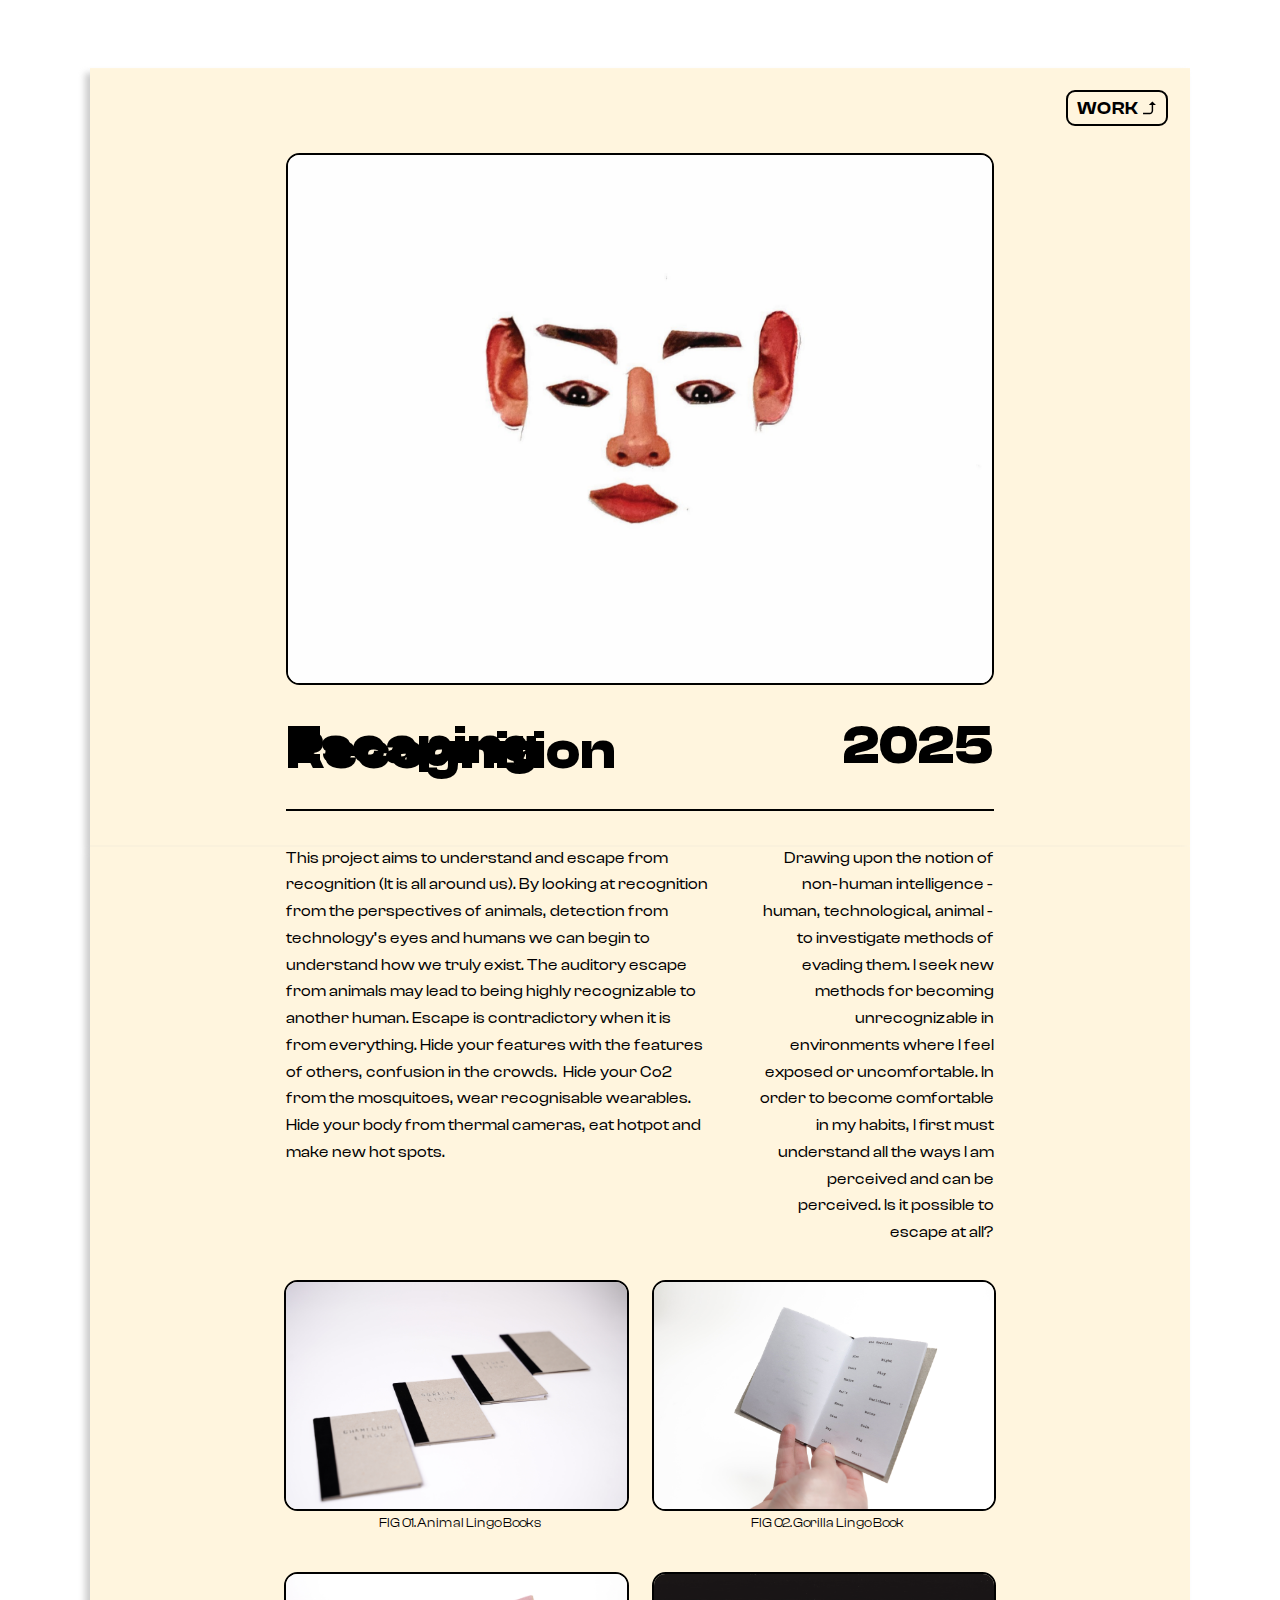
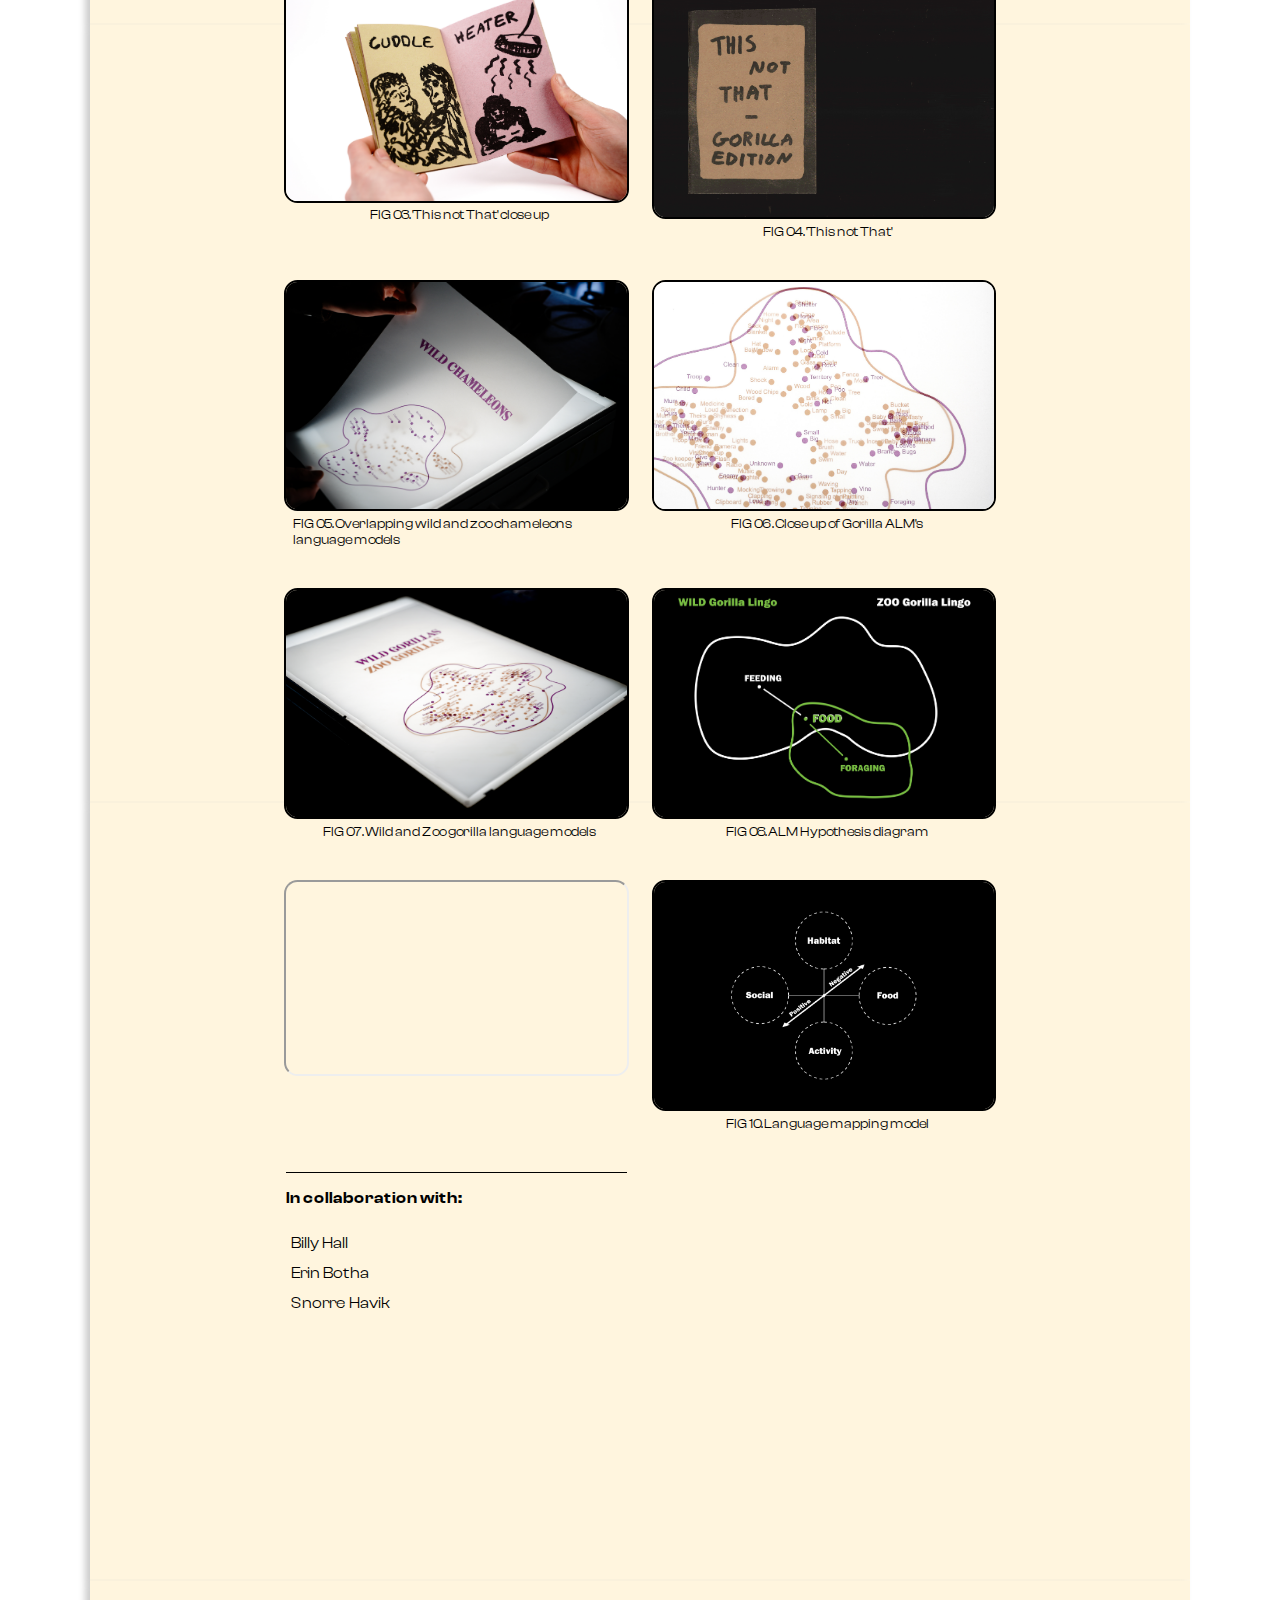
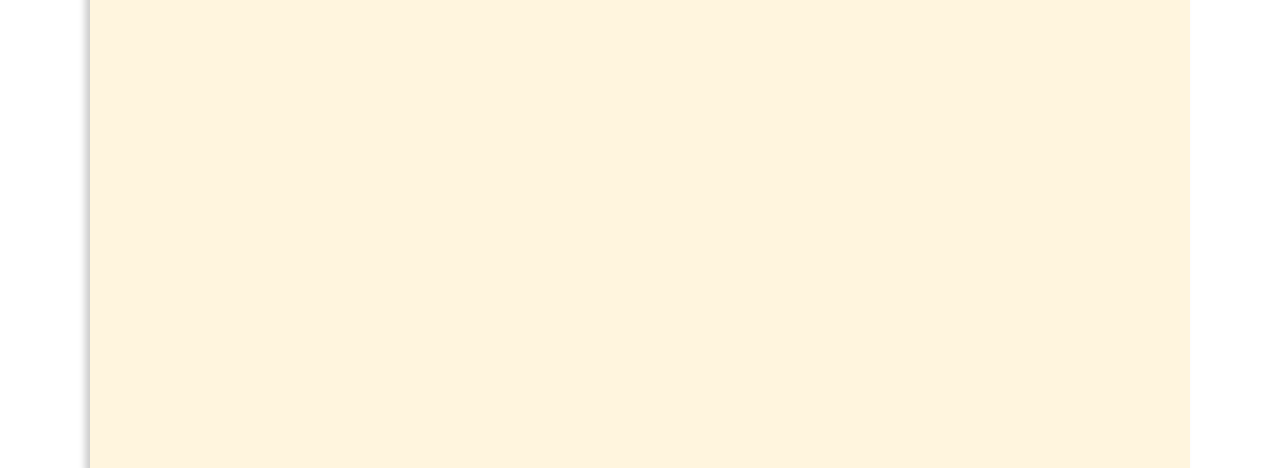
<file: Escaping Recognition.html>
<!DOCTYPE html>
<html lang="en">
<head>
  <meta charset="UTF-8">
  <title>Escaping Recognition</title>
  <link rel="stylesheet" href="css/clash-display.css">

  <style>



body {
  margin: 0;
  background-color: #ffffff;
  font-family: 'ClashDisplay-Variable', sans-serif;
  font-weight: 400;
}

.project-page {
  position: relative;
  max-width: 1200px;
  margin: 0 auto;
  padding: 5vmin 2vmin;
  text-align: center;
  
}

.blank-page {
  position: absolute;
  top: 75%;
  left: 50%;
  transform: translateX(-50%);
  width: 1000%;
  height: 4000%; /* !!! ADJUST PAGE HEIGHT !!! */
  max-width: 1100px;
  z-index: 0;
  background-image: url('images/Blank\ Page.svg');
  background-repeat: repeat-y;
  background-size: contain;
  filter: drop-shadow(rgba(128, 128, 128, 0.393) -5px 5px 3px);
  pointer-events: none;
}

.back-link {
  display: inline-flex;
  align-items: center;
  gap: 0.5vmin;
  font-family: 'ClashDisplay-Variable', sans-serif;
  font-weight: 600;
  color: #000000;
  text-decoration: none;
  font-size: 2vmin;
  padding: 0.5vmin 1vmin;
  border-radius: 1vmin;
  border: 2px solid #000000; /* Add a black border */
  transition: border-color, coor 0.3s, color 0.3s; /* Optional: Add hover effect */
}

.back-link:hover {
    border-color: #2c70d1; 
  }

  .Return-button {
  position: absolute;  /* or fixed */
  top: 10vmin;
  right: 10vmin;
  z-index: 1000;
}

.project-content {
    position: absolute; /* Position relative to the parent container */
    top: calc(12vmin + 5vmin); /* Position below the Return-button */
    left: 50%; /* Center horizontally */
    transform: translateX(-50%); /* Adjust for centering */
    z-index: 2;
    max-width: 1000px;
    text-align: center;
  }


.project-main-image {
  position: relative;
  width: 55vw;
  border: #000000 solid 0.3vmin;
  border-radius: 1.5vmin;
}

.project-heading {
  display: flex;
  justify-content: space-between;
  align-items: flex-start;
  width: 100%;
  font-family: 'ClashDisplay-Variable', sans-serif;
  font-weight: 700;
  font-size: 6vmin;
  border-bottom: #000000 solid 0.3vmin;
  line-height: 0.1;
}

.project-title {
  text-align: left;
}

.project-year {
  text-align: right;
}

.project-text {
  display: flex;
  justify-content: space-between;
  align-items: flex-start;
  width: 100%;
  font-family: 'ClashDisplay-Variable', sans-serif;
  font-weight: 450;
  font-size: 1.75vmin;
  line-height: 1.7;
  margin-top: 2vmin;
}

.project-description {
  width: 60%;
  text-align: left;
}

.project-brief {
  width: 35%;
  text-align: right; 
}


.image-grid {
  display: grid;
  grid-template-columns: repeat(auto-fit, minmax(300px, 1fr)); /* Responsive grid */
  gap: 3vmin; /* Space between grid items */
  margin-top: 2vmin;
}

.image-item {
  aspect-ratio: 16 / 9; /* Maintain a 16:9 aspect ratio */
  display: flex;
  flex-direction: column;
  justify-content: space-between;
  align-items: center;
  text-align: left;
}

div.image-item img  {
  width: 100%; 
  height: auto; 
  object-fit: cover;
  border: 0.3vmin solid #000;
  border-radius: 1.5vmin; 
  transition: border-color 0.3s ease; /* Smooth transition for border color */
}

div.image-item img:hover {
  border-color: #2c70d1; /* Change border color on hover */
}

.image-item iframe {
  border-radius: 1.5vmin; /* Optional: Add rounded corners */
}

.image-item p {
  margin-top: 0.5vmin;
  font-size: 1.5vmin;
  color: #000; 
  padding-left: 2%; 
}

.project-credits {
  display: flex;
  flex-direction: column; /* Stack items vertically */
  align-items: flex-start; /* Align items to the left */
  gap: 1vmin; /* Add spacing between the links */
  font-family: 'ClashDisplay-Variable', sans-serif;
  font-weight: 600;
  border-top: #000000 solid 0.2vmin;
}

.project-credits-link {
  display: block; /* Ensure each link takes up its own line */
  text-decoration: none; /* Optional: Remove underline */
  color: #000; /* Optional: Set link color */
  transition: color 0.3s ease; /* Optional: Add hover effect */
  font-family: 'ClashDisplay-Variable', sans-serif;
  font-weight: 400;
  padding: 0.1vmin 0.5vmin;
}

.project-credits-link:hover {
    background-color: black;
    color: white;
    transition: all 0.2s ease;
}

  </style>
  
</head>

<body>
  <div class="project-page">
    <div class="blank-page"></div>


    <div class ="Return-button">
      <a href="index.html#WORK" class="back-link"> WORK 
        <svg class="arrow" xmlns="http://www.w3.org/2000/svg" id="Layer_1" viewBox="0 0 250 250" width="15" height="15" >
          <path d="M232.62,65.75L172.96,6.65l-58.83,59.1h47.25v100.62c0,12.81-17.44,31.04-30.38,31.04H17.38v23.94h114.38c24.39,0,53.62-29.19,53.62-53.49v-102.11h47.25Z"/>
        </svg>
      </a>
    </div>

    <div class="project-content">
        <img src="images/project-assets/Escaping Recognition/Face.jpg" class="project-main-image" />

        <div class="project-heading">
          <div class="project-title">
             <p>Escaping Recognition</p>
            </div>
          <div class="project-year">
             <p>2025</p>
            </div>
        </div>

        <div class="project-text">
          <div class="project-description">
            <p>This project aims to understand and escape from recognition (It is all around us). By looking at recognition from the perspectives of animals, detection from technology’s eyes and humans we can begin to understand how we truly exist. The auditory escape from animals may lead to being highly recognizable to another human. Escape is contradictory when it is from everything.

Hide your features with the features of others, confusion in the crowds.
‍
Hide your Co2 from the mosquitoes, wear recognisable wearables.
‍
Hide your body from thermal cameras, eat hotpot and make new hot spots.</p>
            </div>
          <div class="project-brief">
            <p>Drawing upon the notion of non-human intelligence - human, technological, animal - to investigate methods of evading them. I seek new methods for becoming unrecognizable in environments where I feel exposed or uncomfortable. In order to become comfortable in my habits, I first must understand all the ways I am perceived and can be perceived. Is it possible to escape at all?</p>
            </div>
        </div>

        <div class="project-images">
  <div class="image-grid">
    <div class="image-item">
      <img src="images/project-assets/ALMs/animal lingo photos-02.jpg" alt="Animal Lingo Books">
      <p>FIG 01. Animal Lingo Books</p>
    </div>
    <div class="image-item">
      <img src="images/project-assets/ALMs/IMG_3893-2.jpg" alt="Gorilla Lingo Book">
      <p>FIG 02. Gorilla Lingo Book</p>
    </div>
    <div class="image-item">
      <img src="images/project-assets/ALMs/animal lingo photos-06-2.jpg" alt="This not That close up">
      <p>FIG 03. 'This not That' close up</p>
    </div>
    <div class="image-item" >
      <img src="images/project-assets/ALMs/This not that low res.gif" alt="This not That">
      <p>FIG 04. 'This not That'</p>
    </div>
    <div class="image-item">
      <img src="images/project-assets/ALMs/animal lingo photos-07.jpg" alt="Animal Lingo Books">
      <p>FIG 05. Overlapping wild and zoo chameleons language models</p>
    </div>
    <div class="image-item">
      <img src="images/project-assets/ALMs/animal lingo photos-11-2.jpg" alt="Animal Lingo Books">
      <p>FIG 06. Close up of Gorilla ALM's</p>
    </div>
    <div class="image-item">
      <img src="images/project-assets/ALMs/animal lingo photos-14.jpg" alt="Animal Lingo Books">
      <p>FIG 07. Wild and Zoo gorilla language models</p>
    </div>
    <div class="image-item">
      <img src="images/project-assets/ALMs/ALM Hypothesis Assests 6-01.jpg" alt="Animal Lingo Books">
      <p>FIG 08. ALM Hypothesis diagram</p>
    </div>
<div class="image-item">
  <iframe 
    src="https://player.vimeo.com/video/1064648813?h=d7a10a2df7&amp;title=0&amp;byline=0&amp;portrait=0&amp;badge=0&amp;autopause=0&amp;player_id=0&amp;app_id=58479" 
    width="100%" 
    height="100%" 
    frameborder="1.5vmin" 
    background-color="#000"
    allow="autoplay; fullscreen; picture-in-picture; clipboard-write; encrypted-media" 
    title="LLM explained">

  </iframe>
    </div>
    <div class="image-item">
      <img src="images/project-assets/ALMs/ALM Test 3.png" alt="Animal Lingo Books">
      <p>FIG 10. Language mapping model</p>
    </div>

    <div class="project-credits"> 
      <p>In collaboration with:</p>
      
      <a href="https://billyhall.design/" target="_blank" class="project-credits-link">Billy Hall</a>
      <a href="https://www.instagram.com/another_bad_student/" target="_blank" class="project-credits-link">Erin Botha</a> 
      <a href="https://www.instagram.com/ssnorree/" target="_blank" class="project-credits-link">Snorre Havik</a>

    </div>
  


  </div>
</div>

        </div>
        

    
   
  </div>
   

  






</body>

</html>
</file>
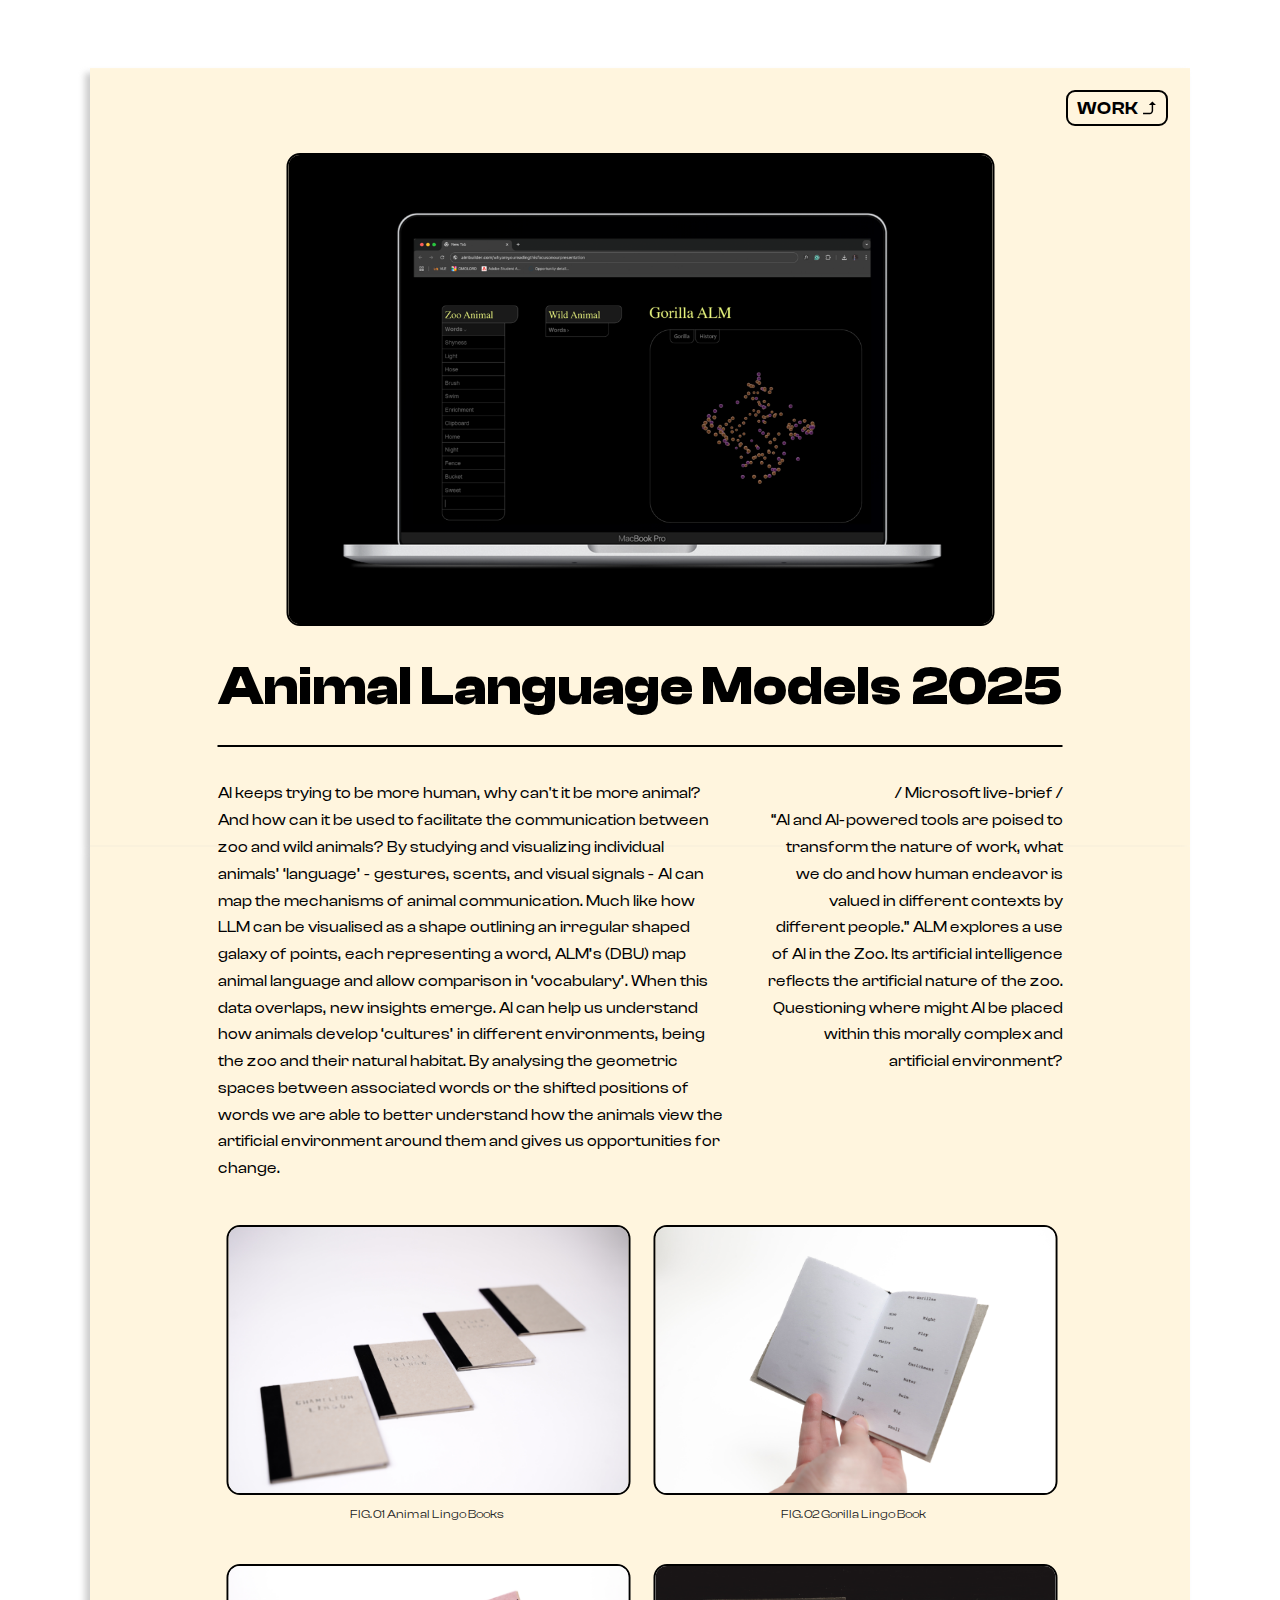
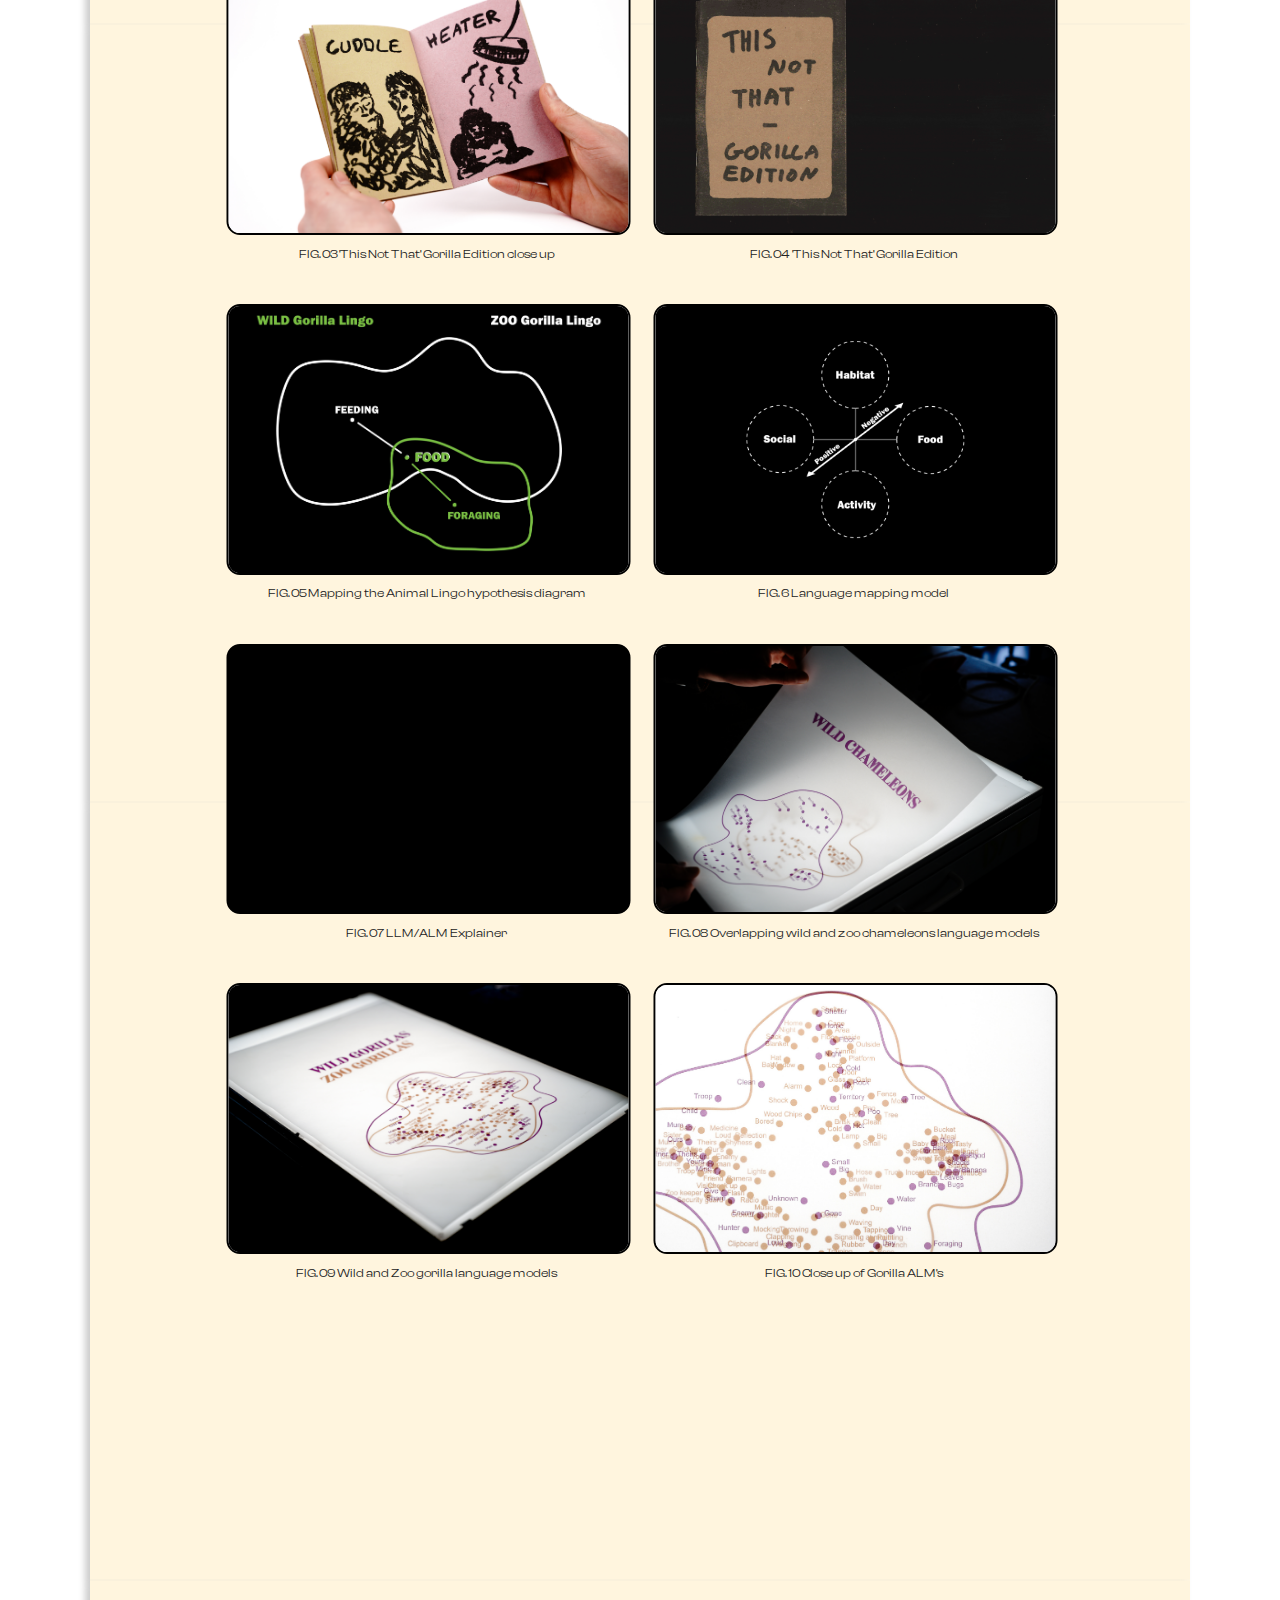
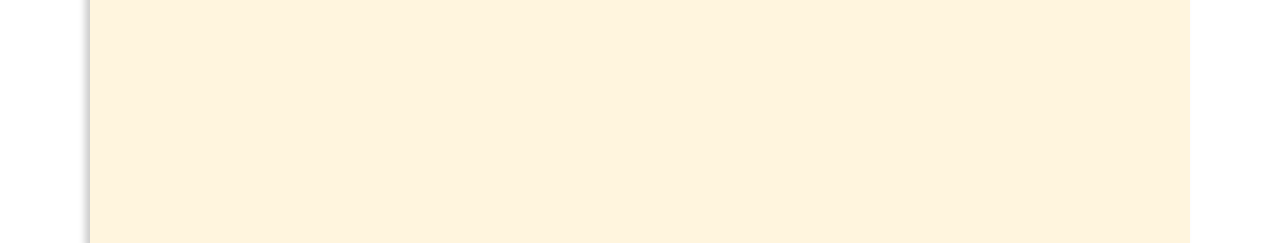
<file: Project-ALMs.html>
<!DOCTYPE html>
<html lang="en">
<head>
  <meta charset="UTF-8">
  <title>ALM's</title>
  <link rel="stylesheet" href="css/clash-display.css">
  <link rel="stylesheet" href="https://cdn.jsdelivr.net/npm/@fancyapps/ui/dist/fancybox.css" />



  <style>



body {
  margin: 0;
  background-color: #ffffff;
  font-family: 'ClashDisplay-Variable', sans-serif;
  font-weight: 400;
}

.WOP {
  position: center;
  color: #000000;
  text-align: center;
  z-index: 1000;
}

.project-page {
  position: relative;
  max-width: 1200px;
  margin: 0 auto;
  padding: 5vmin 2vmin;
  text-align: center;
}

.blank-page {
  position: absolute;
  top: 75%;
  left: 50%;
  transform: translateX(-50%);
  width: 1000%;
  height: 3750%; /* !!! ADJUST PAGE HEIGHT !!! */
  max-width: 1100px;
  z-index: 0;
  background-image: url('images/Blank\ Page.svg');
  background-repeat: repeat-y;
  background-size: contain;
  filter: drop-shadow(rgba(128, 128, 128, 0.393) -5px 5px 3px);
  pointer-events: none;
}

.back-link {
  display: inline-flex;
  align-items: center;
  gap: 0.5vmin;
  font-family: 'ClashDisplay-Variable', sans-serif;
  font-weight: 600;
  color: #000000;
  text-decoration: none;
  font-size: 2vmin;
  padding: 0.5vmin 1vmin;
  border-radius: 1vmin;
  border: 2px solid #000000; /* Add a black border */
  transition: border-color, coor 0.3s, color 0.3s; /* Optional: Add hover effect */
}

.back-link:hover {
    border-color: #2c70d1; 
  }

.Return-button {
  position: absolute;  /* or fixed */
  top: 10vmin;
  right: 10vmin;
  z-index: 1000;
}

.project-content {
    position: absolute; /* Position relative to the parent container */
    top: calc(12vmin + 5vmin); /* Position below the Return-button */
    left: 50%; /* Center horizontally */
    transform: translateX(-50%); /* Adjust for centering */
    z-index: 2;
    max-width: 1000px;
    text-align: center;
  }

.project-main-image {
  position: relative;
  width: 55vw;
  border: #000000 solid 0.3vmin;
  border-radius: 1.5vmin;
}

.project-heading {
  display: flex;
  justify-content: space-between;
  align-items: flex-start;
  width: 100%;
  font-family: 'ClashDisplay-Variable', sans-serif;
  font-weight: 700;
  font-size: 6vmin;
  border-bottom: #000000 solid 0.3vmin;
  line-height: 0.1;
}

.project-title {
  text-align: left;
}

.project-year {
  text-align: right;
}

.project-text {
  display: flex;
  justify-content: space-between;
  align-items: flex-start;
  width: 100%;
  font-family: 'ClashDisplay-Variable', sans-serif;
  font-weight: 450;
  font-size: 1.75vmin;
  line-height: 1.7;
  margin-top: 2vmin;
}

.project-description {
  width: 60%;
  text-align: left;
}

.project-brief {
  width: 35%;
  text-align: right; 
}

.project-credits {
  display: flex;
  flex-direction: column; /* Stack items vertically */
  align-items: flex-start; /* Align items to the left */
  gap: 1vmin; /* Add spacing between the links */
  font-family: 'ClashDisplay-Variable', sans-serif;
  font-weight: 600;
  border-top: #000000 solid 0.2vmin;
}

.project-credits-link {
  display: block; /* Ensure each link takes up its own line */
  text-decoration: none; /* Optional: Remove underline */
  color: #000; /* Optional: Set link color */
  transition: color 0.3s ease; /* Optional: Add hover effect */
  font-family: 'ClashDisplay-Variable', sans-serif;
  font-weight: 400;
  padding: 0.1vmin 0.5vmin;
}

.project-credits-link:hover {
    background-color: black;
    color: white;
    transition: all 0.2s ease;
}

.media-grid {
  display: grid;
  grid-template-columns: repeat(auto-fit, minmax(400px, 1fr));
  gap: 3vmin;
  margin: 3vmin auto;
  max-width: 1000px;
  padding: 0 1vmin;
}

.media-item {
  display: flex;
  flex-direction: column;
  align-items: center;
  text-align: center;
}

.media-box {
  width: 100%;
  aspect-ratio: 3 / 2;
  overflow: hidden;
  border-radius: 1.5vmin;
  border: 2px solid black;
  background: #ffffff;
  position: relative;
}

.media-box img,
.media-box video {
  width: 100%;
  height: 100%;
  object-fit: cover;
  display: block;
}


.media-box:hover {
    border-color: #2c70d1; 
}

.caption {
  text-align: center;
  padding: 0.3vmin 0;
  margin-top: 1vmin;
  font-size: 1.4vmin;
  color: #222;
}

.fancybox__caption{
  text-align: center;
}

.fancybox__container img,
.fancybox__container video {
  border-radius: 1.5vmin;
}

.media-box img[src="images/project-assets/Escaping Recognition/Development of filial preferences in dark-reared chicks.jpg"],
.media-box img[src="images/project-assets/Escaping Recognition/Male pigeons react differently to altered facial features of female pigeons.png"] {
  object-fit: contain;
}

  </style>
  
</head>

<body>

  <div class="project-page">
    <div class="blank-page"></div>


    <div class ="Return-button">
      <a href="index.html#WORK" class="back-link"> WORK 
        <svg class="arrow" xmlns="http://www.w3.org/2000/svg" id="Layer_1" viewBox="0 0 250 250" width="15" height="15" >
          <path d="M232.62,65.75L172.96,6.65l-58.83,59.1h47.25v100.62c0,12.81-17.44,31.04-30.38,31.04H17.38v23.94h114.38c24.39,0,53.62-29.19,53.62-53.49v-102.11h47.25Z"/>
        </svg>
      </a>
    </div>

    <div class="project-content">
        <img src="images/project-assets/ALMs/Gorilla ALM.png" class="project-main-image" />

        <div class="project-heading">
          <div class="project-title">
             <p>Animal Language Models</p>
            </div>
          <div class="project-year">
             <p>2025</p>
            </div>
        </div>

        <div class="project-text">
          <div class="project-description">
            <p>AI keeps trying to be more human, why can't it be more animal? And how can it be used to facilitate the communication between zoo and wild animals? By studying and visualizing individual animals’ ‘language’ - gestures, scents, and visual signals - AI can map the mechanisms of animal communication. Much like how LLM can be visualised as a shape outlining an irregular shaped galaxy of points, each representing a word, ALM’s (DBU) map animal language and allow comparison in ‘vocabulary’. When this data overlaps, new insights emerge. AI can help us understand how animals develop ‘cultures’ in different environments, being the zoo and their natural habitat. By analysing the geometric spaces between associated words or the shifted positions of words we are able to better understand how the animals view the artificial environment around them and gives us opportunities for change.
            </p>
            </div>
          <div class="project-brief">
            <p>/ Microsoft live-brief / <br> “AI and AI-powered tools are poised to transform the nature of work, what we do and how human endeavor is valued in different contexts by different people.” ALM explores a use of AI in the Zoo. Its artificial intelligence reflects the artificial nature of the zoo. Questioning where might AI be placed within this morally complex and artificial environment?</p>
            </div>
        </div>

<div class="media-grid">

  <!-- Image with caption -->
  <div class="media-item">
    <a href="images/project-assets/ALMs/animal lingo photos-02.jpg" data-fancybox="gallery" data-caption="Animal Lingo Books, Gorilla, Penguin, Chameleon, Tiger">
      <div class="media-box">
        <img src="images/project-assets/ALMs/animal lingo photos-02.jpg"/>
      </div>
    </a>
    <p class="caption">FIG. 01 Animal Lingo Books</p>
  </div>

  <div class="media-item">
    <a href="images/project-assets/ALMs/IMG_3893-2.jpg" data-fancybox="gallery" data-caption="Gorilla Lingo Book">
      <div class="media-box">
        <img src="images/project-assets/ALMs/IMG_3893-2.jpg"/>
      </div>
    </a>
    <p class="caption">FIG. 02 Gorilla Lingo Book</p>
  </div>

  <div class="media-item">
    <a href="images/project-assets/ALMs/animal lingo photos-06-2.jpg" data-fancybox="gallery" data-caption="'This Not That' Gorilla Edition close up">
      <div class="media-box">
        <img src="images/project-assets/ALMs/animal lingo photos-06-2.jpg"/>
      </div>
    </a>
    <p class="caption">FIG. 03 'This Not That' Gorilla Edition close up</p>
  </div>

  <div class="media-item">
    <a href="images/project-assets/ALMs/This not that low res.gif" data-fancybox="gallery" data-caption="'This Not That' Gorilla Edition">
      <div class="media-box">
        <img src="images/project-assets/ALMs/This not that low res.gif"/>
      </div>
    </a>
    <p class="caption">FIG. 04 'This Not That' Gorilla Edition</p>
  </div>

  <div class="media-item">
    <a href="images/project-assets/ALMs/ALM Hypothesis Assests 6-01.jpg" data-fancybox="gallery" data-caption="Mapping the Animal Lingo hypothesis diagram">
      <div class="media-box">
        <img src="images/project-assets/ALMs/ALM Hypothesis Assests 6-01.jpg"/>
      </div>
    </a>
    <p class="caption">FIG. 05 Mapping the Animal Lingo hypothesis diagram</p>
  </div>

  <div class="media-item">
    <a href="images/project-assets/ALMs/ALM Test 3.png" data-fancybox="gallery" data-caption="Language mapping model">
      <div class="media-box">
        <img src="images/project-assets/ALMs/ALM Test 3.png"/>
      </div>
    </a>
    <p class="caption">FIG. 6 Language mapping model</p>
  </div>

  <div class="media-item">
  <a href="https://vimeo.com/1064648813/d7a10a2df7" target="_blank" rel="noopener noreferrer" style="width:100%;display:block;">
    <div class="media-box" style="aspect-ratio:3/2; background: #000;">
      <div style="padding:66.67% 0 0 0;position:relative; background: #000;">
        <iframe src="https://player.vimeo.com/video/1064648813?h=d7a10a2df7&amp;title=0&amp;byline=0&amp;portrait=0&amp;badge=0&amp;autopause=0&amp;player_id=0&amp;app_id=58479"
          frameborder="0"
          allow="autoplay; fullscreen; picture-in-picture; clipboard-write; encrypted-media"
          style="position:absolute;top:0;left:0;width:100%;height:100%;"
          title="LLM/ALM Explainer">
        </iframe>
      </div>
      <script src="https://player.vimeo.com/api/player.js"></script>
    </div>
  </a>
  <p class="caption">FIG. 07 LLM/ALM Explainer</p>
</div>


  <div class="media-item">
    <a href="images/project-assets/ALMs/animal lingo photos-07.jpg" data-fancybox="gallery" data-caption="Overlapping wild and zoo chameleons language models">
      <div class="media-box">
        <img src="images/project-assets/ALMs/animal lingo photos-07.jpg"/>
      </div>
    </a>
    <p class="caption">FIG. 08 Overlapping wild and zoo chameleons language models</p>
  </div>

  <div class="media-item">
    <a href="images/project-assets/ALMs/animal lingo photos-14.jpg" data-fancybox="gallery" data-caption="Wild and Zoo gorilla language models">
      <div class="media-box">
        <img src="images/project-assets/ALMs/animal lingo photos-14.jpg"/>
      </div>
    </a>
    <p class="caption">FIG. 09 Wild and Zoo gorilla language models</p>
  </div>

  <div class="media-item">
    <a href="images/project-assets/ALMs/animal lingo photos-11-2.jpg" data-fancybox="gallery" data-caption="Close up of Gorilla ALM's">
      <div class="media-box">
        <img src="images/project-assets/ALMs/animal lingo photos-11-2.jpg"/>
      </div>
    </a>
    <p class="caption">FIG. 10 Close up of Gorilla ALM's</p>
  </div>



</div>



  </div>
</div>

        </div>
        

    
   
  </div>
   
<script src="https://cdn.jsdelivr.net/npm/@fancyapps/ui/dist/fancybox.umd.js"></script>



</body>

</html>
</file>
<file: css/clash-display.css>
/**
* @license
*
* Font Family: Clash Display
* Designed by: Indian Type Foundry
* URL: https://www.fontshare.com/fonts/clash-display
* © 2025 Indian Type Foundry
*/

@font-face {
  font-family: 'ClashDisplay-Extralight';
  src: url('../fonts/clash-display/ClashDisplay-Extralight.woff2') format('woff2');
  font-weight: 200;
  font-display: swap;
  font-style: normal;
}

@font-face {
  font-family: 'ClashDisplay-Light';
  src: url('../fonts/clash-display/ClashDisplay-Light.woff2') format('woff2');
  font-weight: 300;
  font-display: swap;
  font-style: normal;
}

@font-face {
  font-family: 'ClashDisplay-Regular';
  src: url('../fonts/clash-display/ClashDisplay-Regular.woff2') format('woff2');
  font-weight: 400;
  font-display: swap;
  font-style: normal;
}

@font-face {
  font-family: 'ClashDisplay-Medium';
  src: url('../fonts/clash-display/ClashDisplay-Medium.woff2') format('woff2');
  font-weight: 500;
  font-display: swap;
  font-style: normal;
}

@font-face {
  font-family: 'ClashDisplay-Semibold';
  src: url('../fonts/clash-display/ClashDisplay-Semibold.woff2') format('woff2');
  font-weight: 600;
  font-display: swap;
  font-style: normal;
}

@font-face {
  font-family: 'ClashDisplay-Bold';
  src: url('../fonts/clash-display/ClashDisplay-Bold.woff2') format('woff2');
  font-weight: 700;
  font-display: swap;
  font-style: normal;
}

/**
* This is a variable font
* You can control variable axes as shown below:
* font-variation-settings: wght 700.0;
*
* available axes:
* 'wght' (range from 200.0 to 700.0)
*/

@font-face {
  font-family: 'ClashDisplay-Variable';
  src: url('../fonts/clash-display/ClashDisplay-Variable.woff2') format('woff2');
  font-weight: 200 700;
  font-display: swap;
  font-style: normal;
}
</file>
